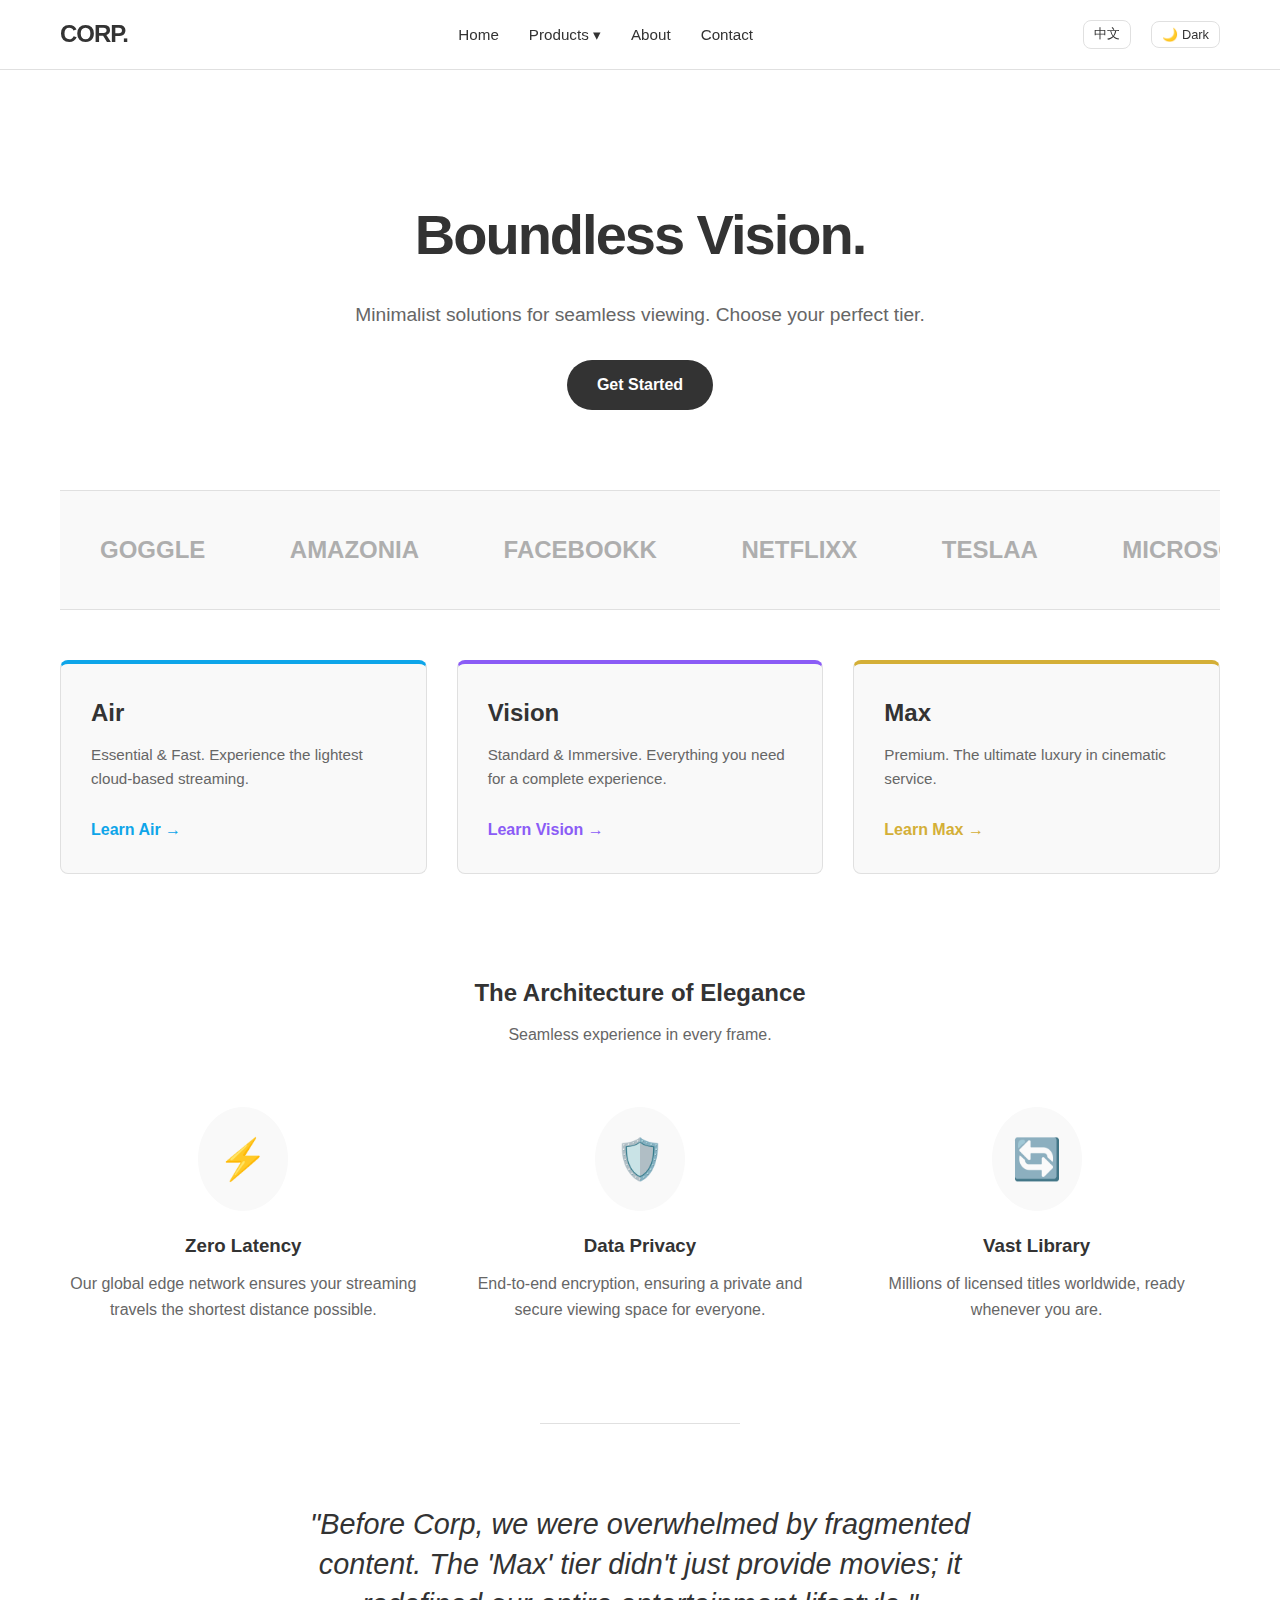
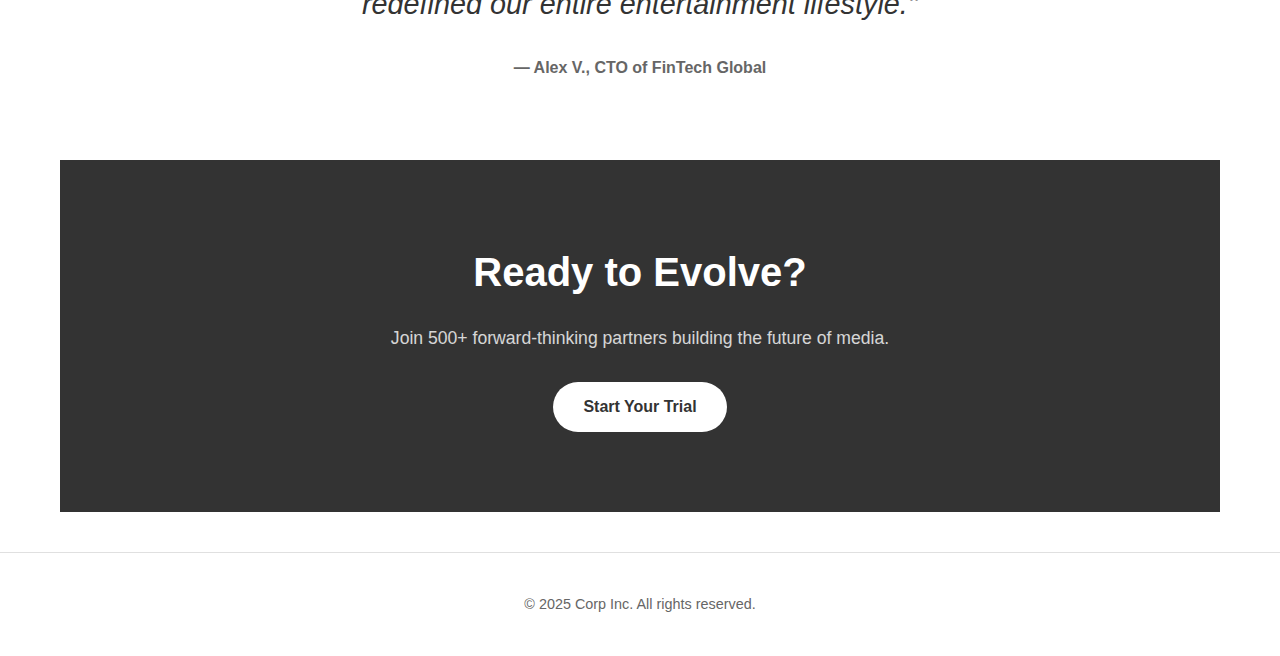
<file: index.html>
<!DOCTYPE html>
<html lang="en">

<head>
    <meta charset="UTF-8">
    <meta name="viewport" content="width=device-width, initial-scale=1.0">
    <title>Corp | Future Simplified</title>
    <link rel="stylesheet" href="style.css">
</head>
<body>

    <header>
        <div class="nav-container">
            <a href="index.html" class="logo">CORP.</a>

            <nav>
                <ul class="nav-links">
                    <li><a href="index.html" data-i18n="nav_home">Home</a></li>
                    <li class="dropdown">
                        <a href="#" data-i18n="nav_products">Products ▾</a>
                        <ul class="dropdown-menu">
                            <li><a href="product-air.html" data-i18n="tier_air_title">Corp Air</a></li>
                            <li><a href="product-vision.html" data-i18n="tier_vision_title">Corp Vision</a></li>
                            <li><a href="product-max.html" data-i18n="tier_max_title">Corp Max</a></li>
                        </ul>
                    </li>
                    <li><a href="about.html" data-i18n="nav_about">About</a></li>
                    <li><a href="contact.html" data-i18n="nav_contact">Contact</a></li>
                </ul>
            </nav>

            <div class="nav-tools">
                <button id="lang-toggle" style="font-family: inherit;">CN / EN</button>
                <button id="theme-toggle" data-i18n="btn_start">🌙 Dark</button>
                <div class="hamburger">☰</div>
            </div>
        </div>
    </header>

    <main>
        <section class="hero">
            <h1 data-i18n="hero_title">Experience the Future.</h1>
            <p data-i18n="hero_subtitle">Minimalist solutions for complex problems. Choose your tier.</p>
            <a href="#tiers" class="btn" data-i18n="btn_start">Get Started</a>
        </section>

        <section class="logos-section">
            <div class="logos-track">
                <span class="logo-item">GOGGLE</span>
                <span class="logo-item">AMAZONIA</span>
                <span class="logo-item">FACEBOOKK</span>
                <span class="logo-item">NETFLIXX</span>
                <span class="logo-item">TESLAA</span>
                <span class="logo-item">MICROSOFTT</span>
                <span class="logo-item">SPACEXX</span>
                <span class="logo-item">GOGGLE</span>
                <span class="logo-item">AMAZONIA</span>
                <span class="logo-item">FACEBOOKK</span>
                <span class="logo-item">NETFLIXX</span>
                <span class="logo-item">TESLAA</span>
                <span class="logo-item">MICROSOFTT</span>
                <span class="logo-item">SPACEXX</span>
            </div>
        </section>

        <section id="tiers">
            <div class="grid-3">
                <article class="card air-card">
                    <h3 data-i18n="tier_air_title">Air</h3>
                    <p data-i18n="tier_air_desc">Essential & Fast. Light as a feather, powered by cloud.</p>
                    <br>
                    <a href="product-air.html" style="color: var(--color-air); font-weight: bold;" data-i18n="btn_start">Learn Air &rarr;</a>
                </article>

                <article class="card vision-card">
                    <h3 data-i18n="tier_vision_title">Vision</h3>
                    <p data-i18n="tier_vision_desc">Data & Visuals. See what others miss with AI analytics.</p>
                    <br>
                    <a href="product-vision.html" style="color: var(--color-vision); font-weight: bold;" data-i18n="btn_start">Learn Vision
                        &rarr;</a>
                </article>

                <article class="card max-card">
                    <h3 data-i18n="tier_max_title">Max</h3>
                    <p data-i18n="tier_max_desc">Concierge Service. The ultimate premium experience.</p>
                    <br>
                    <a href="product-max.html" style="color: var(--color-max); font-weight: bold;" data-i18n="btn_start">Learn Max &rarr;</a>
                </article>
            </div>
        </section>
        <section class="features-section">
            <h2 style="margin-bottom: 10px;" data-i18n="features_title">The Architecture of Speed</h2>
            <p style="color: var(--text-light); margin-bottom: 60px;" data-i18n="features_subtitle">Built on principles, not just code.</p>

            <div class="grid-3">
                <div style="text-align: center;"> <span class="feature-icon">⚡</span>
                    <h3 data-i18n="feature_zero_latency_title">Zero Latency</h3>
                    <p style="color: var(--text-light); margin-top: 10px;" data-i18n="feature_zero_latency_desc">
                        Our global edge network ensures your data travels the shortest distance possible.
                    </p>
                </div>
                <div style="text-align: center;">
                    <span class="feature-icon">🛡️</span>
                    <h3 data-i18n="feature_military_grade_title">Military Grade</h3>
                    <p style="color: var(--text-light); margin-top: 10px;" data-i18n="feature_military_grade_desc">
                        End-to-end encryption compliant with SOC2 and GDPR standards.
                    </p>
                </div>
                <div style="text-align: center;">
                    <span class="feature-icon">🔄</span>
                    <h3 data-i18n="feature_fluid_scaling_title">Fluid Scaling</h3>
                    <p style="color: var(--text-light); margin-top: 10px;" data-i18n="feature_fluid_scaling_desc">
                        From 10 to 10 million requests. The infrastructure breathes with your traffic.
                    </p>
                </div>
            </div>
        </section>

        <hr style="border: 0; border-top: 1px solid var(--border-color); max-width: 200px; margin: 0 auto;">

        <section class="quote-section">
            <blockquote data-i18n="quote_max_tier">
                "Before Corp, we were drowning in technical debt. The 'Max' tier didn't just solve our problems; it
                reinvented our workflow."
            </blockquote>
            <cite data-i18n="quote_max_tier_cite">— Alex V., CTO of FinTech Global</cite>
        </section>

        <section class="cta-section">
            <h2 data-i18n="cta_ready_to_evolve">Ready to Evolve?</h2>
            <p data-i18n="cta_join_companies">Join 500+ forward-thinking companies building the future.</p>
            <a href="contact.html" class="btn" data-i18n="btn_start_trial">Start Your Trial</a>
        </section>
    </main>

    <footer>
        <p data-i18n="footer_copyright">&copy; 2025 Corp Inc. All rights reserved.</p>
    </footer>

    <script src="script.js"></script>
</body>

</html>
</file>
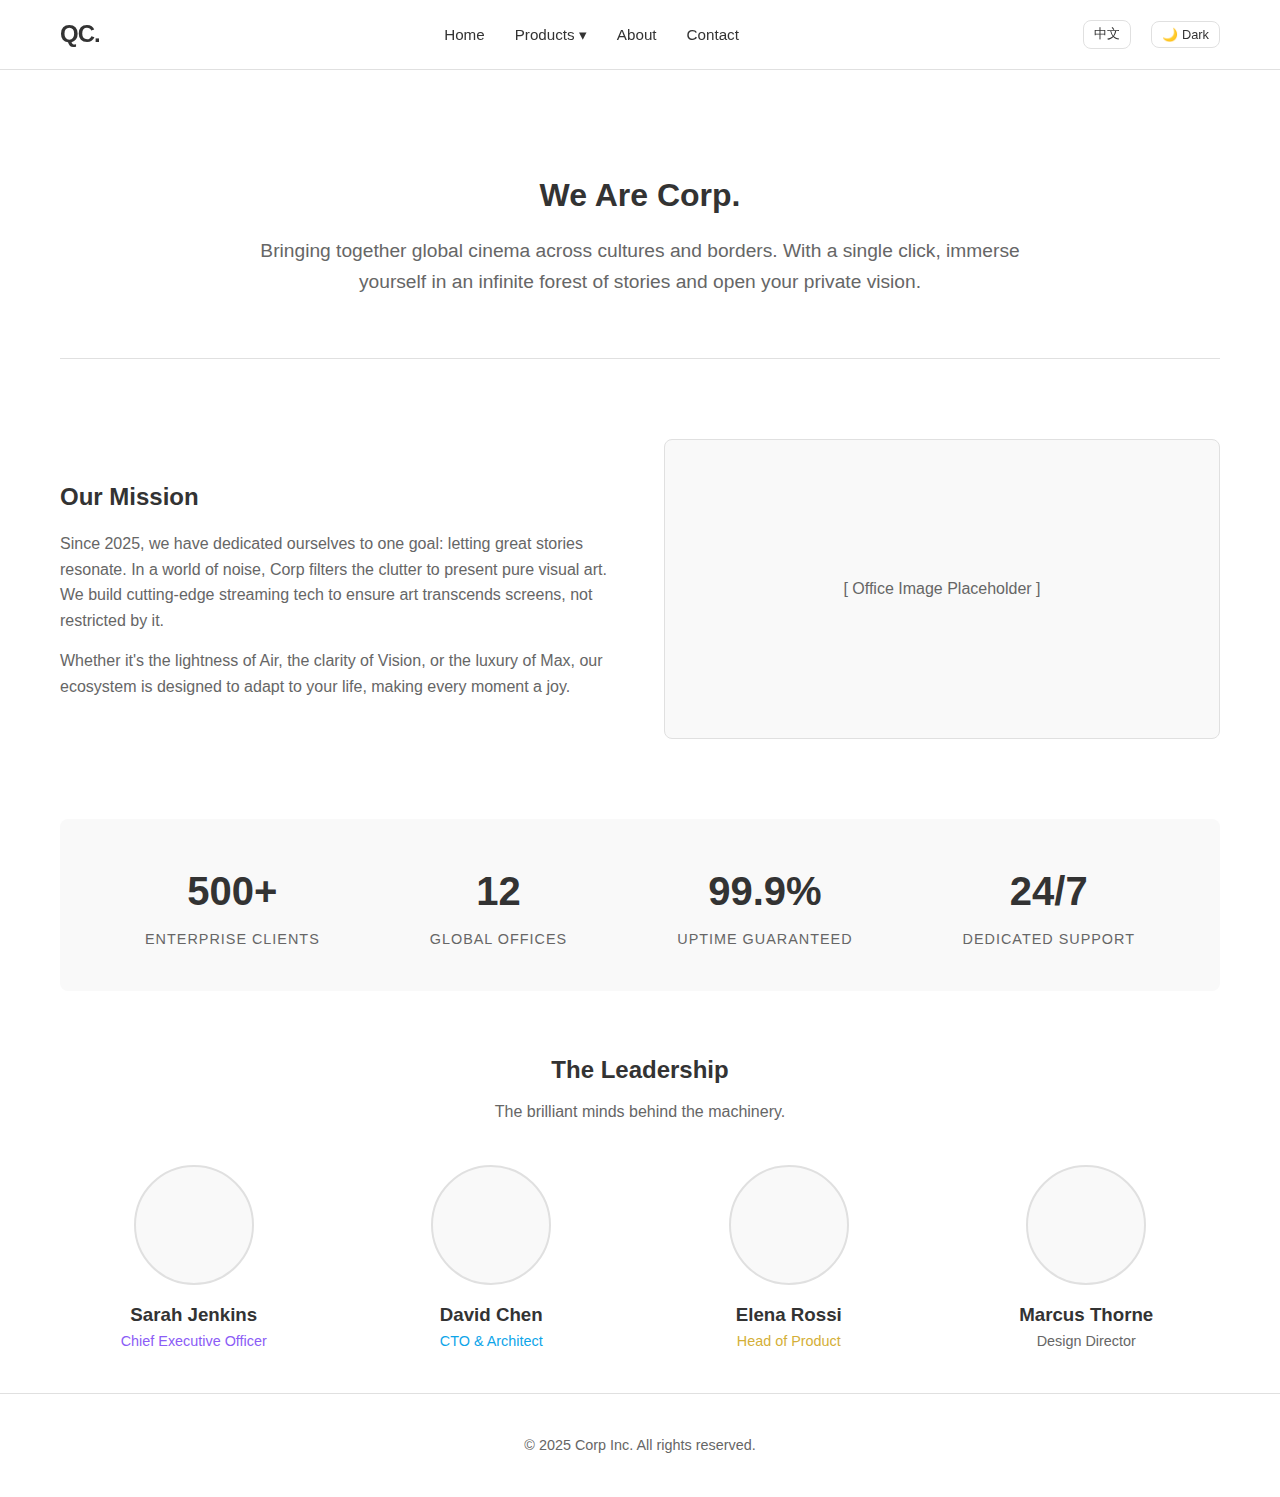
<file: about.html>
<!DOCTYPE html>
<html lang="en">
<head>
    <meta charset="UTF-8">
    <meta name="viewport" content="width=device-width, initial-scale=1.0">
    <title>About Us | Corp Inc.</title>
    <link rel="icon" href="https://i.postimg.cc/09HkhgTN/QC-logo.png" type="image/png">
    <link rel="stylesheet" href="style.css">
    <style>
    </style>
</head>
<body>

    <header>
        <div class="nav-container">
            <a href="index.html" class="logo">QC.</a>
            <nav>
                <ul class="nav-links">
                    <li><a href="index.html" data-i18n="nav_home">Home</a></li>
                    <li class="dropdown">
                        <a href="#" data-i18n="nav_products">Products ▾</a>
                        <ul class="dropdown-menu">
                            <li><a href="product-air.html" data-i18n="nav_product_air">Corp Air</a></li>
                            <li><a href="product-vision.html" data-i18n="nav_product_vision">Corp Vision</a></li>
                            <li><a href="product-max.html" data-i18n="nav_product_max">Corp Max</a></li>
                        </ul>
                    </li>
                    <li><a href="about.html" data-i18n="nav_about">About</a></li> <li><a href="contact.html" data-i18n="nav_contact">Contact</a></li>
                </ul>
            </nav>
            <div class="nav-tools">
                <button id="lang-toggle" style="font-family: inherit;">CN / EN</button>
                <button id="theme-toggle">🌙 Dark</button>
                <div class="hamburger">☰</div>
            </div>
        </div>
    </header>

    <main>
        <section class="about-hero">
            <h1 data-i18n="about_hero_title">We Are Corp.</h1>
            <p style="font-size: 1.2rem; color: var(--text-light); margin-top: 15px;" data-i18n="about_hero_desc">
                Bridging the gap between complex technology and human simplicity. 
                Founded on the belief that software should be invisible.
            </p>
        </section>

        <hr style="border: 0; border-top: 1px solid var(--border-color);">

        <section class="split-section">
            <div class="split-text">
                <h2 style="margin-bottom: 15px;" data-i18n="about_mission_title">Our Mission</h2>
                <p style="margin-bottom: 15px; color: var(--text-light);" data-i18n="about_mission_desc_1">
                    Since 2025, we have dedicated ourselves to one goal: removing friction. 
                    In a world of noise, Corp provides the signal. We build tools that 
                    empower businesses to scale without the technical debt.
                </p>
                <p style="color: var(--text-light);" data-i18n="about_mission_desc_2">
                    Whether it's the lightness of Air, the clarity of 
                     Vision , or the luxury of  Max , 
                    our ecosystem is designed to adapt to you, not the other way around.
                </p>
            </div>
            <div class="split-image">
                <span data-i18n="about_office_image_placeholder">[ Office Image Placeholder ]</span>
            </div>
        </section>

        <section class="stats-container">
            <div class="stat-item">
                <h2>500+</h2>
                <p data-i18n="stat_clients">Enterprise Clients</p>
            </div>
            <div class="stat-item">
                <h2>12</h2>
                <p data-i18n="stat_offices">Global Offices</p>
            </div>
            <div class="stat-item">
                <h2>99.9%</h2>
                <p data-i18n="stat_uptime">Uptime Guaranteed</p>
            </div>
            <div class="stat-item">
                <h2>24/7</h2>
                <p data-i18n="stat_support">Dedicated Support</p>
            </div>
        </section>

        <section>
            <h2 style="text-align: center; margin-bottom: 10px;" data-i18n="team_title">The Leadership</h2>
            <p style="text-align: center; color: var(--text-light); margin-bottom: 40px;" data-i18n="team_subtitle">The minds behind the machinery.</p>
            
            <div class="team-grid">
                <div class="team-member">
                    <div class="avatar"></div> <h3>Sarah Jenkins</h3>
                    <p style="color: var(--color-vision); font-size: 0.9rem;" data-i18n="role_ceo">Chief Executive Officer</p>
                </div>

                <div class="team-member">
                    <div class="avatar"></div>
                    <h3>David Chen</h3>
                    <p style="color: var(--color-air); font-size: 0.9rem;" data-i18n="role_cto">CTO & Architect</p>
                </div>

                <div class="team-member">
                    <div class="avatar"></div>
                    <h3>Elena Rossi</h3>
                    <p style="color: var(--color-max); font-size: 0.9rem;" data-i18n="role_product">Head of Product</p>
                </div>

                <div class="team-member">
                    <div class="avatar"></div>
                    <h3>Marcus Thorne</h3>
                    <p style="color: var(--text-light); font-size: 0.9rem;" data-i18n="role_design">Design Director</p>
                </div>
            </div>
        </section>
    </main>

    <footer>
        <p data-i18n="footer_copyright">&copy; 2025 Corp Inc. All rights reserved.</p>
    </footer>

    <script src="script.js"></script>
</body>
</html>
</file>
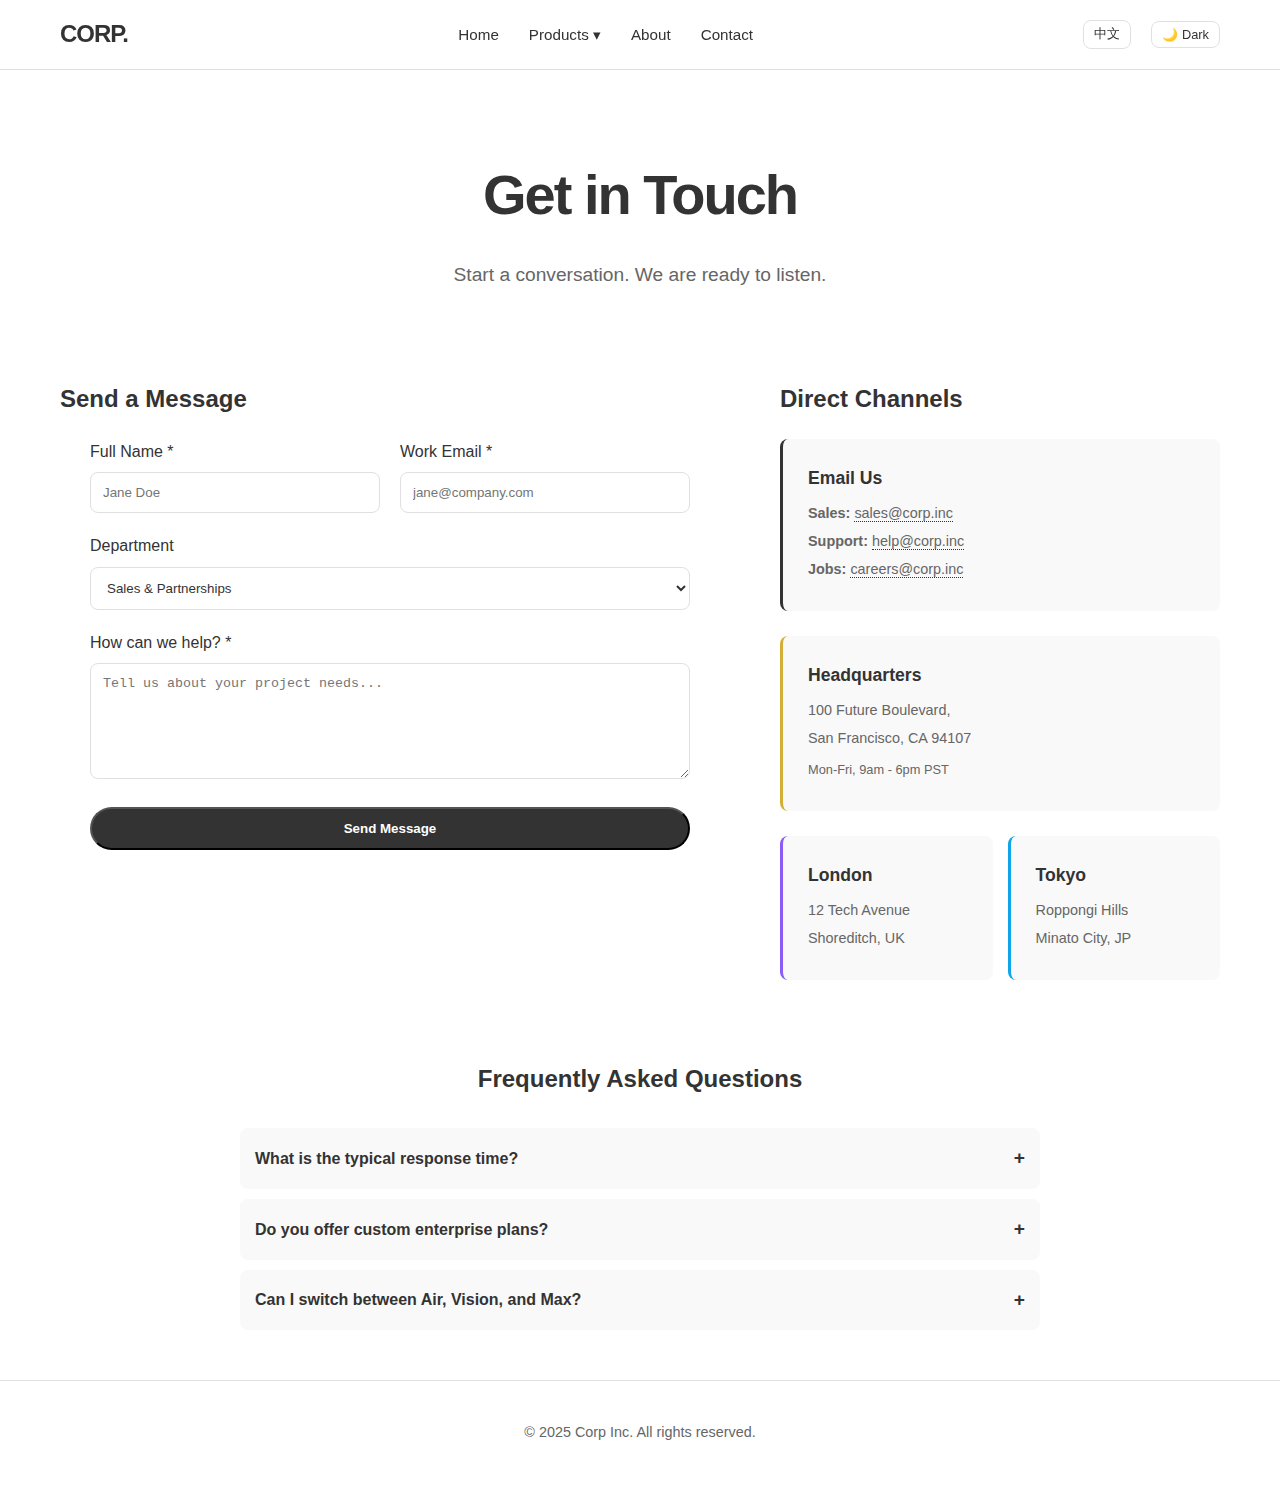
<file: contact.html>
<!DOCTYPE html>
<html lang="en">
<head>
    <meta charset="UTF-8">
    <meta name="viewport" content="width=device-width, initial-scale=1.0">
    <title>Contact Us | Corp Inc.</title>
    <link rel="stylesheet" href="style.css">
    <style>
        /* --- 页面特定样式 (可移入 style.css) --- */
        
        /* 布局容器 */
        .contact-wrapper {
            display: flex;
            gap: 60px;
            margin-bottom: 80px;
        }

        .contact-form-section { flex: 3; }
        .contact-info-section { flex: 2; }

        /* 右侧信息卡片 */
        .info-card {
            background: var(--card-bg);
            padding: 25px;
            border-radius: var(--radius);
            margin-bottom: 25px;
            border-left: 3px solid var(--accent-color);
        }

        .info-card h3 { font-size: 1.1rem; margin-bottom: 10px; }
        .info-card p { font-size: 0.9rem; color: var(--text-light); margin-bottom: 5px; }
        .info-card a { font-weight: 500; border-bottom: 1px dotted var(--text-color); }

        /* 办公室网格 */
        .office-grid {
            display: grid;
            grid-template-columns: 1fr 1fr;
            gap: 15px;
            margin-top: 10px;
        }

        /* FAQ Section (HTML5 Native Accordion) */
        .faq-section {
            max-width: 800px;
            margin: 0 auto;
        }
        
        details {
            background: var(--card-bg);
            margin-bottom: 10px;
            border-radius: var(--radius);
            padding: 15px;
            cursor: pointer;
            transition: var(--transition);
        }

        details[open] { border: 1px solid var(--border-color); }

        summary {
            font-weight: 600;
            list-style: none; /* 移除默认三角 */
            display: flex;
            justify-content: space-between;
            align-items: center;
        }

        summary::after { content: '+'; font-size: 1.2rem; }
        details[open] summary::after { content: '-'; }

        .answer {
            margin-top: 15px;
            padding-top: 15px;
            border-top: 1px solid var(--border-color);
            color: var(--text-light);
            font-size: 0.95rem;
        }

        /* 响应式 */
        @media (max-width: 768px) {
            .contact-wrapper { flex-direction: column-reverse; }
            .office-grid { grid-template-columns: 1fr; }
        }
    </style>
</head>
<body>

    <header>
        <div class="nav-container">
            <a href="index.html" class="logo">CORP.</a>
            <nav>
                <ul class="nav-links">
                    <li><a href="index.html" data-i18n="nav_home">Home</a></li>
                    <li class="dropdown">
                        <a href="#" data-i18n="nav_products">Products ▾</a>
                        <ul class="dropdown-menu">
                            <li><a href="product-air.html" data-i18n="nav_product_air">Corp Air</a></li>
                            <li><a href="product-vision.html" data-i18n="nav_product_vision">Corp Vision</a></li>
                            <li><a href="product-max.html" data-i18n="nav_product_max">Corp Max</a></li>
                        </ul>
                    </li>
                    <li><a href="about.html" data-i18n="nav_about">About</a></li>
                    <li><a href="contact.html" data-i18n="nav_contact">Contact</a></li>
                </ul>
            </nav>
            <div class="nav-tools">
                <button id="lang-toggle" style="font-family: inherit;">CN / EN</button>
                <button id="theme-toggle">🌙 Dark</button>
                <div class="hamburger">☰</div>
            </div>
        </div>
    </header>

    <main>
        <section class="hero" style="padding: 40px 0 60px 0;">
            <h1 data-i18n="contact_hero_title">Get in Touch</h1>
            <p data-i18n="contact_hero_desc">Start a conversation. We are ready to listen.</p>
        </section>

        <div class="contact-wrapper">
            
            <section class="contact-form-section">
                <h2 style="margin-bottom: 20px;" data-i18n="contact_form_title">Send a Message</h2>
                <form id="contact-form">
                    <div class="grid-2" style="display: grid; grid-template-columns: 1fr 1fr; gap: 20px; margin-bottom: 20px;">
                        <div class="form-group" style="margin:0;">
                            <label for="name" data-i18n="contact_form_name">Full Name *</label>
                            <input type="text" id="name" placeholder="Jane Doe">
                        </div>
                        <div class="form-group" style="margin:0;">
                            <label for="email" data-i18n="contact_form_email">Work Email *</label>
                            <input type="email" id="email" placeholder="jane@company.com">
                        </div>
                    </div>

                    <div class="form-group">
                        <label for="department" data-i18n="contact_form_department">Department</label>
                        <select id="department" style="width: 100%; padding: 12px; border: 1px solid var(--border-color); border-radius: var(--radius); background: var(--bg-color); color: var(--text-color);">
                            <option value="sales" data-i18n="contact_form_department_sales">Sales & Partnerships</option>
                            <option value="support" data-i18n="contact_form_department_support">Technical Support</option>
                            <option value="press" data-i18n="contact_form_department_press">Media & Press</option>
                            <option value="other" data-i18n="contact_form_department_other">General Inquiry</option>
                        </select>
                    </div>

                    <div class="form-group">
                        <label for="message" data-i18n="contact_form_message">How can we help? *</label>
                        <textarea id="message" rows="6" placeholder="Tell us about your project needs..."></textarea>
                    </div>

                    <button type="submit" class="btn" style="width: 100%;" data-i18n="contact_form_send">Send Message</button>
                    <p id="form-status" style="margin-top: 15px; display: none;"></p>
                </form>
            </section>

            <section class="contact-info-section">
                <h2 style="margin-bottom: 20px;" data-i18n="contact_direct_channels">Direct Channels</h2>
                
                <div class="info-card">
                    <h3 data-i18n="contact_email_us">Email Us</h3>
                    <p><strong data-i18n="contact_sales">Sales:</strong> <a href="#">sales@corp.inc</a></p>
                    <p><strong data-i18n="contact_support">Support:</strong> <a href="#">help@corp.inc</a></p>
                    <p><strong data-i18n="contact_jobs">Jobs:</strong> <a href="#">careers@corp.inc</a></p>
                </div>

                <div class="info-card" style="border-left-color: var(--color-max);"> <h3 data-i18n="contact_headquarters">Headquarters</h3>
                    <p>100 Future Boulevard,</p>
                    <p>San Francisco, CA 94107</p>
                    <p style="margin-top: 10px; font-size: 0.8rem;" data-i18n="contact_hours">Mon-Fri, 9am - 6pm PST</p>
                </div>

                <div class="office-grid">
                    <div class="info-card" style="margin:0; border-left-color: var(--color-vision);">
                        <h3 data-i18n="contact_london">London</h3>
                        <p>12 Tech Avenue</p>
                        <p>Shoreditch, UK</p>
                    </div>
                    <div class="info-card" style="margin:0; border-left-color: var(--color-air);">
                        <h3 data-i18n="contact_tokyo">Tokyo</h3>
                        <p>Roppongi Hills</p>
                        <p>Minato City, JP</p>
                    </div>
                </div>
            </section>
        </div>

        <section class="faq-section">
            <h2 style="text-align: center; margin-bottom: 30px;" data-i18n="faq_title">Frequently Asked Questions</h2>
            
            <details>
                <summary data-i18n="faq_q1">What is the typical response time?</summary>
                <div class="answer">
                    For <strong data-i18n="tier_max">Max</strong> members, we respond within 1 hour. For Standard inquiries, please allow up to 24 hours via email.
                </div>
            </details>

            <details>
                <summary data-i18n="faq_q2">Do you offer custom enterprise plans?</summary>
                <div class="answer">
                    Yes. Select "Sales & Partnerships" in the form above, and our dedicated enterprise team will design a custom solution for your infrastructure.
                </div>
            </details>

            <details>
                <summary data-i18n="faq_q3">Can I switch between Air, Vision, and Max?</summary>
                <div class="answer">
                    Absolutely. Our ecosystem is fluid. You can upgrade or downgrade your tier at the start of any billing cycle directly from your dashboard.
                </div>
            </details>
        </section>

    </main>

    <footer>
        <p data-i18n="footer_copyright">&copy; 2025 Corp Inc. All rights reserved.</p>
    </footer>

    <script src="script.js"></script>
</body>
</html>
</file>
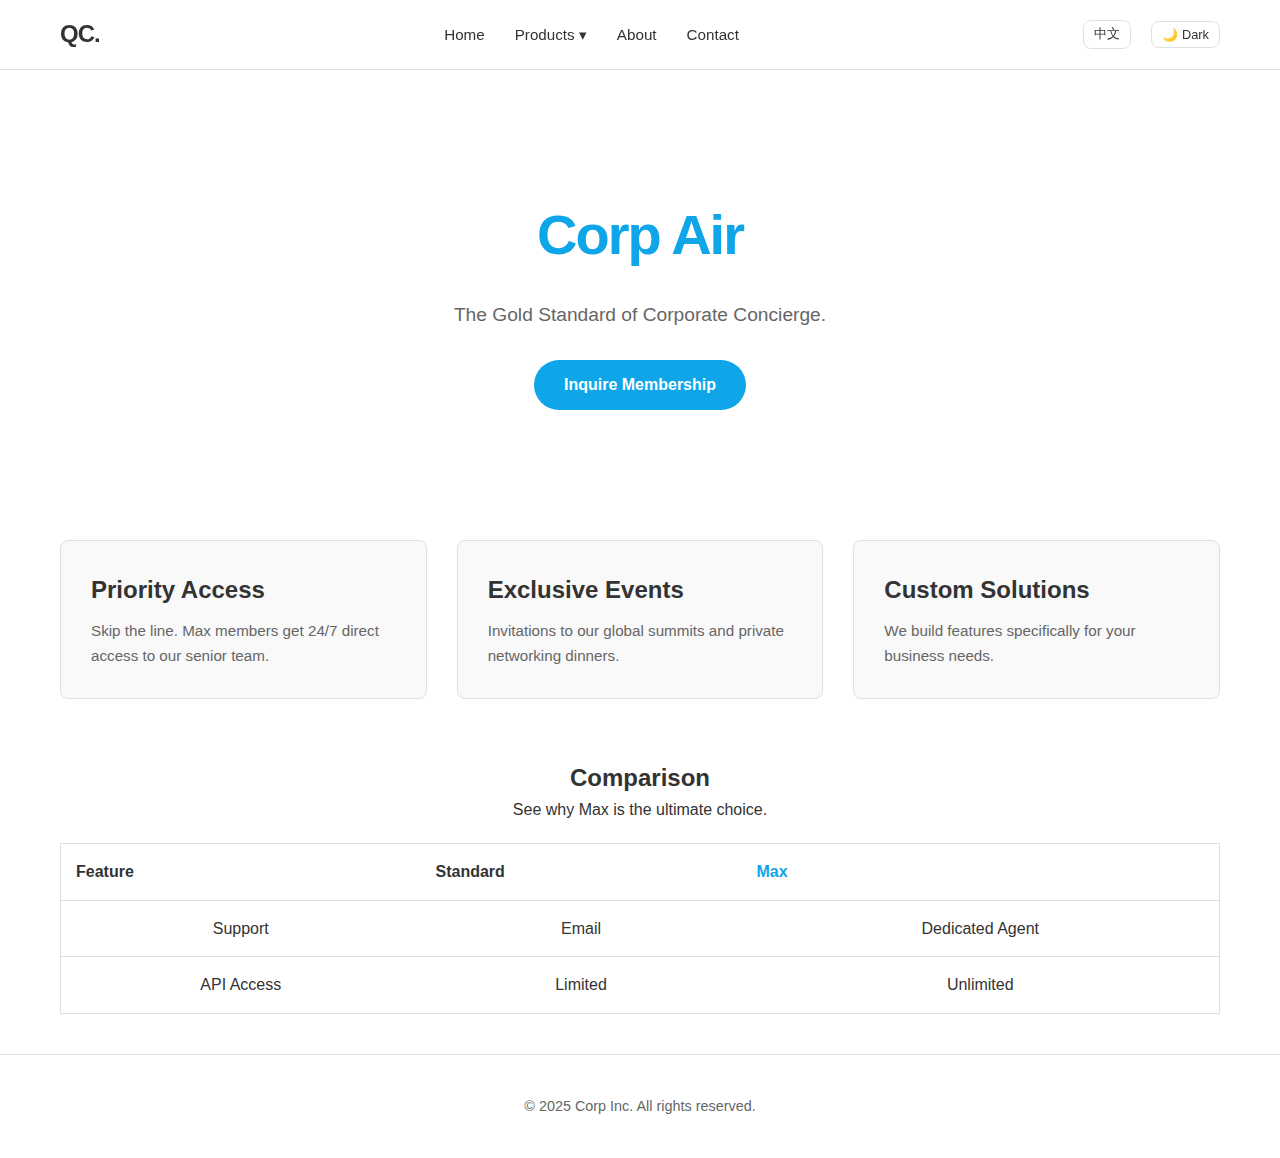
<file: product-air.html>
<!DOCTYPE html>
<html lang="en">
<head>
    <meta charset="UTF-8">
    <meta name="viewport" content="width=device-width, initial-scale=1.0">
    <title>Corp Max | Premium Service</title>
    <link rel="icon" href="https://i.postimg.cc/09HkhgTN/QC-logo.png" type="image/png">
    <link rel="stylesheet" href="style.css">
</head>
<body class="theme-air">

    <header>
        <div class="nav-container">
            <a href="index.html" class="logo">QC.</a>
            <nav>
                <ul class="nav-links">
                    <li><a href="index.html"data-i18n="nav_home">Home</a></li>
                    <li class="dropdown">
                        <a href="#" data-i18n="nav_products">Products ▾</a>
                        <ul class="dropdown-menu">
                            <li><a href="product-air.html">Corp Air</a></li>
                            <li><a href="product-vision.html">Corp Vision</a></li>
                            <li><a href="product-max.html">Corp Max</a></li>
                        </ul>
                    </li>
                    <li><a href="about.html" data-i18n="nav_about">About</a></li>
                    <li><a href="contact.html" data-i18n="nav_contact">Contact</a></li>
                </ul>
            </nav>
            <div class="nav-tools">
                <button id="lang-toggle" style="font-family: inherit;">CN / EN</button>
                <button id="theme-toggle">🌙 Dark</button>
                <div class="hamburger">☰</div>
            </div>
        </div>
    </header>

    <main>
        <section class="hero">
            <h1 style="color: var(--accent-color);">Corp Air</h1>
            <p>The Gold Standard of Corporate Concierge.</p>
            <a href="contact.html" class="btn">Inquire Membership</a>
        </section>

        <section>
            <div class="grid-3">
                <div class="card">
                    <h3>Priority Access</h3>
                    <p>Skip the line. Max members get 24/7 direct access to our senior team.</p>
                </div>
                <div class="card">
                    <h3>Exclusive Events</h3>
                    <p>Invitations to our global summits and private networking dinners.</p>
                </div>
                <div class="card">
                    <h3>Custom Solutions</h3>
                    <p>We build features specifically for your business needs.</p>
                </div>
            </div>
        </section>
        
        <section style="margin-top: 60px; text-align: center;">
            <h2>Comparison</h2>
            <p style="margin-bottom: 20px;">See why Max is the ultimate choice.</p>
            <table style="width: 100%; border-collapse: collapse; margin-top: 20px; border: 1px solid var(--border-color);">
                <tr style="border-bottom: 1px solid var(--border-color);">
                    <th style="padding: 15px; text-align: left;">Feature</th>
                    <th style="padding: 15px; text-align: left;">Standard</th>
                    <th style="padding: 15px; text-align: left; color: var(--accent-color);">Max</th>
                </tr>
                <tr style="border-bottom: 1px solid var(--border-color);">
                    <td style="padding: 15px;">Support</td>
                    <td style="padding: 15px;">Email</td>
                    <td style="padding: 15px;">Dedicated Agent</td>
                </tr>
                <tr>
                    <td style="padding: 15px;">API Access</td>
                    <td style="padding: 15px;">Limited</td>
                    <td style="padding: 15px;">Unlimited</td>
                </tr>
            </table>
        </section>
    </main>

    <footer>
        <p>&copy; 2025 Corp Inc. All rights reserved.</p>
    </footer>

    <script src="script.js"></script>
</body>
</html>
</file>
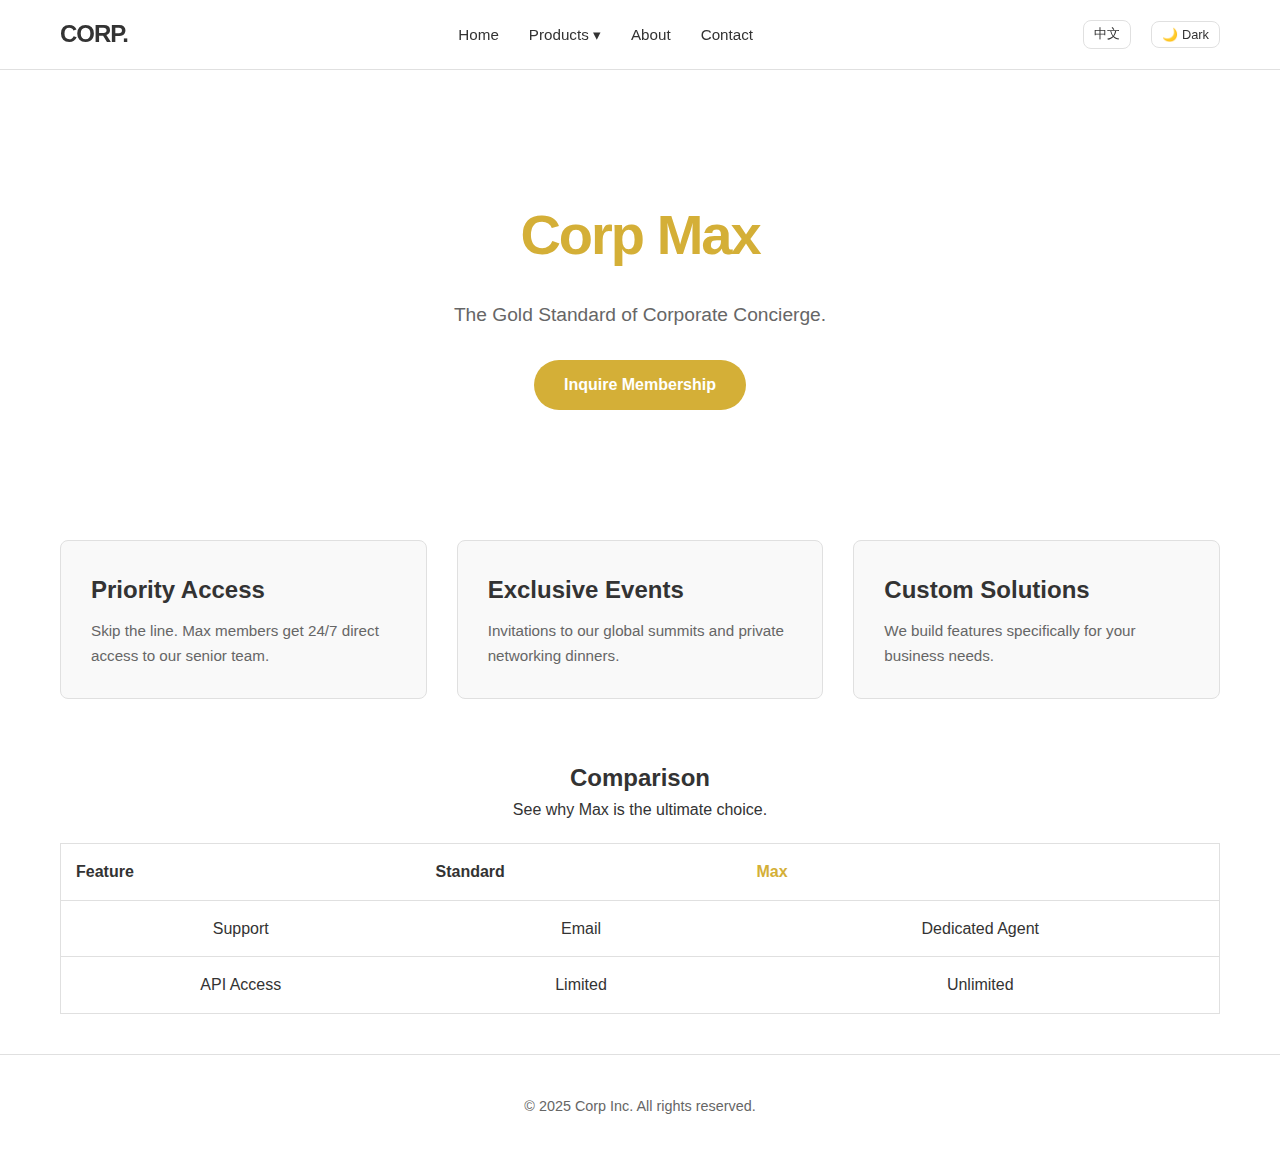
<file: product-max.html>
<!DOCTYPE html>
<html lang="en">
<head>
    <meta charset="UTF-8">
    <meta name="viewport" content="width=device-width, initial-scale=1.0">
    <title>Corp Max | Premium Service</title>
    <link rel="icon" href="https://i.postimg.cc/09HkhgTN/QC-logo.png" type="image/png">
    <link rel="stylesheet" href="style.css">
</head>
<body class="theme-max">

    <header>
        <div class="nav-container">
            <a href="index.html" class="logo">CORP.</a>
            <nav>
                <ul class="nav-links">
                    <li><a href="index.html">Home</a></li>
                    <li class="dropdown">
                        <a href="#" data-i18n="nav_products">Products ▾</a>
                        <ul class="dropdown-menu">
                            <li><a href="product-air.html">Corp Air</a></li>
                            <li><a href="product-vision.html">Corp Vision</a></li>
                            <li><a href="product-max.html">Corp Max</a></li>
                        </ul>
                    </li>
                    <li><a href="about.html" data-i18n="nav_about">About</a></li>
                    <li><a href="contact.html" data-i18n="nav_contact">Contact</a></li>
                </ul>
            </nav>
            <div class="nav-tools">
                <button id="lang-toggle" style="font-family: inherit;">CN / EN</button>
                <button id="theme-toggle">🌙 Dark</button>
                <div class="hamburger">☰</div>
            </div>
        </div>
    </header>

    <main>
        <section class="hero">
            <h1 style="color: var(--accent-color);">Corp Max</h1>
            <p>The Gold Standard of Corporate Concierge.</p>
            <a href="contact.html" class="btn">Inquire Membership</a>
        </section>

        <section>
            <div class="grid-3">
                <div class="card">
                    <h3>Priority Access</h3>
                    <p>Skip the line. Max members get 24/7 direct access to our senior team.</p>
                </div>
                <div class="card">
                    <h3>Exclusive Events</h3>
                    <p>Invitations to our global summits and private networking dinners.</p>
                </div>
                <div class="card">
                    <h3>Custom Solutions</h3>
                    <p>We build features specifically for your business needs.</p>
                </div>
            </div>
        </section>
        
        <section style="margin-top: 60px; text-align: center;">
            <h2>Comparison</h2>
            <p style="margin-bottom: 20px;">See why Max is the ultimate choice.</p>
            <table style="width: 100%; border-collapse: collapse; margin-top: 20px; border: 1px solid var(--border-color);">
                <tr style="border-bottom: 1px solid var(--border-color);">
                    <th style="padding: 15px; text-align: left;">Feature</th>
                    <th style="padding: 15px; text-align: left;">Standard</th>
                    <th style="padding: 15px; text-align: left; color: var(--accent-color);">Max</th>
                </tr>
                <tr style="border-bottom: 1px solid var(--border-color);">
                    <td style="padding: 15px;">Support</td>
                    <td style="padding: 15px;">Email</td>
                    <td style="padding: 15px;">Dedicated Agent</td>
                </tr>
                <tr>
                    <td style="padding: 15px;">API Access</td>
                    <td style="padding: 15px;">Limited</td>
                    <td style="padding: 15px;">Unlimited</td>
                </tr>
            </table>
        </section>
    </main>

    <footer>
        <p>&copy; 2025 Corp Inc. All rights reserved.</p>
    </footer>

    <script src="script.js"></script>
</body>
</html>
</file>
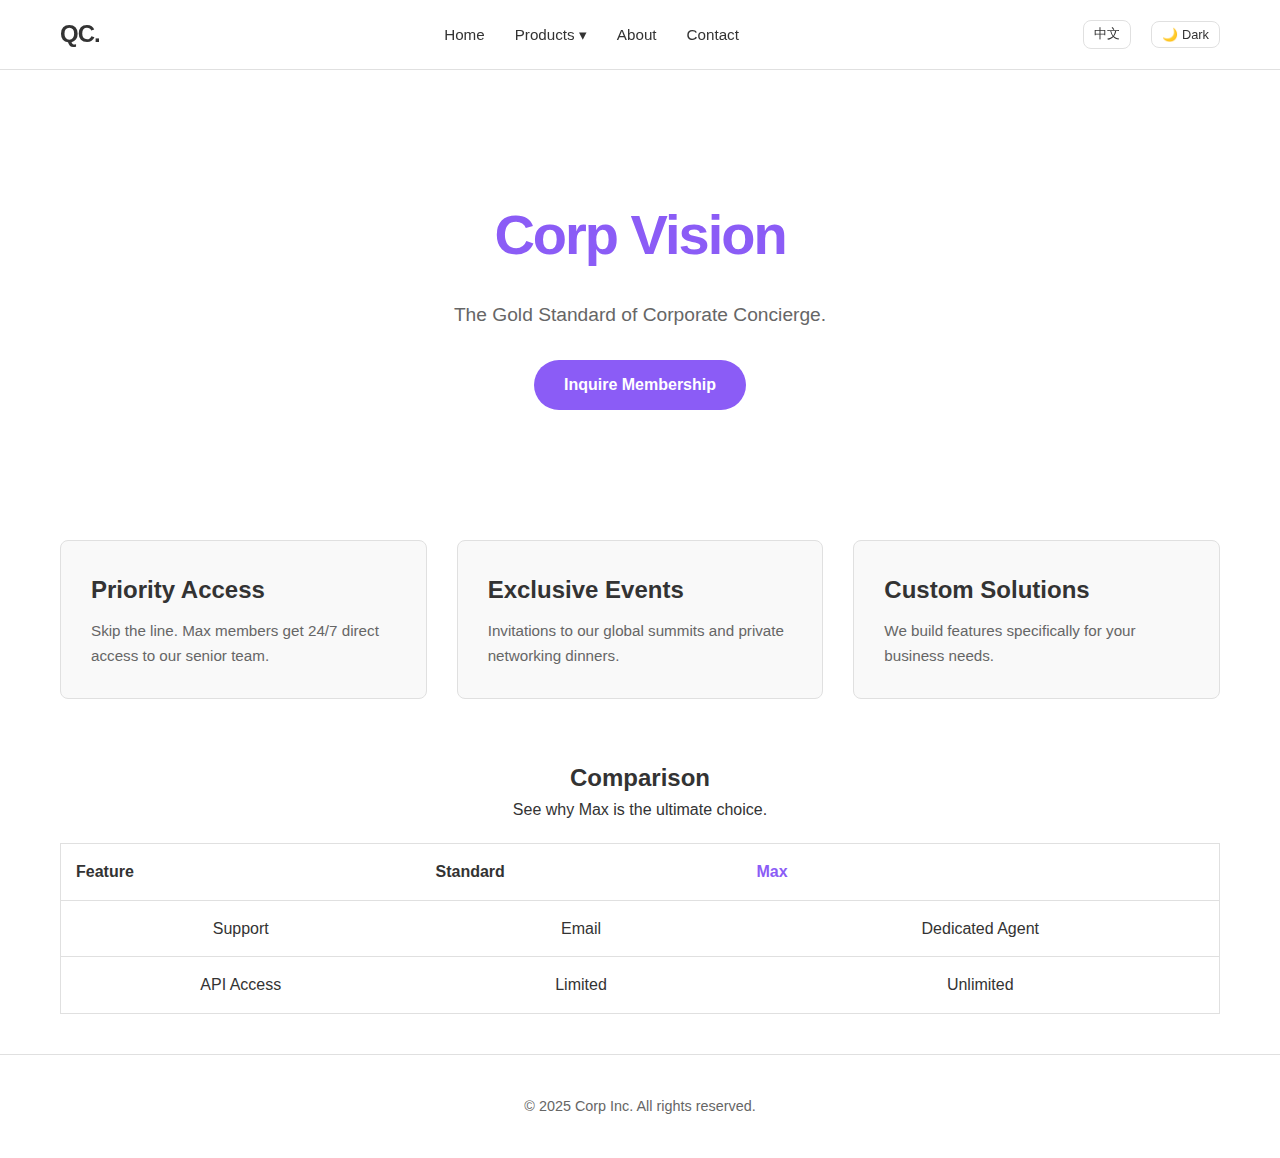
<file: product-vision.html>
<!DOCTYPE html>
<html lang="en">
<head>
    <meta charset="UTF-8">
    <meta name="viewport" content="width=device-width, initial-scale=1.0">
    <title>Corp Max | Premium Service</title>
    <link rel="icon" href="https://i.postimg.cc/09HkhgTN/QC-logo.png" type="image/png">
    <link rel="stylesheet" href="style.css">
</head>
<body class="theme-vision">

    <header>
        <div class="nav-container">
            <a href="index.html" class="logo">QC.</a>
            <nav>
                <ul class="nav-links">
                    <li><a href="index.html">Home</a></li>
                    <li class="dropdown">
                        <a href="#" data-i18n="nav_products">Products ▾</a>
                        <ul class="dropdown-menu">
                            <li><a href="product-air.html">Corp Air</a></li>
                            <li><a href="product-vision.html">Corp Vision</a></li>
                            <li><a href="product-max.html">Corp Max</a></li>
                        </ul>
                    </li>
                    <li><a href="about.html" data-i18n="nav_about">About</a></li>
                    <li><a href="contact.html" data-i18n="nav_contact">Contact</a></li>
                </ul>
            </nav>
            <div class="nav-tools">
                <button id="lang-toggle" style="font-family: inherit;">CN / EN</button>
                <button id="theme-toggle">🌙 Dark</button>
                <div class="hamburger">☰</div>
            </div>
        </div>
    </header>

    <main>
        <section class="hero">
            <h1 style="color: var(--accent-color);">Corp Vision</h1>
            <p>The Gold Standard of Corporate Concierge.</p>
            <a href="contact.html" class="btn">Inquire Membership</a>
        </section>

        <section>
            <div class="grid-3">
                <div class="card">
                    <h3>Priority Access</h3>
                    <p>Skip the line. Max members get 24/7 direct access to our senior team.</p>
                </div>
                <div class="card">
                    <h3>Exclusive Events</h3>
                    <p>Invitations to our global summits and private networking dinners.</p>
                </div>
                <div class="card">
                    <h3>Custom Solutions</h3>
                    <p>We build features specifically for your business needs.</p>
                </div>
            </div>
        </section>
        
        <section style="margin-top: 60px; text-align: center;">
            <h2>Comparison</h2>
            <p style="margin-bottom: 20px;">See why Max is the ultimate choice.</p>
            <table style="width: 100%; border-collapse: collapse; margin-top: 20px; border: 1px solid var(--border-color);">
                <tr style="border-bottom: 1px solid var(--border-color);">
                    <th style="padding: 15px; text-align: left;">Feature</th>
                    <th style="padding: 15px; text-align: left;">Standard</th>
                    <th style="padding: 15px; text-align: left; color: var(--accent-color);">Max</th>
                </tr>
                <tr style="border-bottom: 1px solid var(--border-color);">
                    <td style="padding: 15px;">Support</td>
                    <td style="padding: 15px;">Email</td>
                    <td style="padding: 15px;">Dedicated Agent</td>
                </tr>
                <tr>
                    <td style="padding: 15px;">API Access</td>
                    <td style="padding: 15px;">Limited</td>
                    <td style="padding: 15px;">Unlimited</td>
                </tr>
            </table>
        </section>
    </main>

    <footer>
        <p>&copy; 2025 Corp Inc. All rights reserved.</p>
    </footer>

    <script src="script.js"></script>
</body>
</html>
</file>
<file: style.css>
:root {
    --bg-color: #ffffff;
    --text-color: #333333;
    --text-light: #666666;
    --nav-bg: rgba(255, 255, 255, 0.95);
    --card-bg: #f9f9f9;
    --border-color: #e0e0e0;
    --accent-color: #333333;

    --color-air: #0EA5E9;
    --color-vision: #8B5CF6;
    --color-max: #D4AF37;
    --max-width: 1200px;
    --header-height: 70px;
    --radius: 8px;
    --transition: 0.3s ease;
}

body.dark-mode {
    --bg-color: #1a1a1a;
    --text-color: #f0f0f0;
    --text-light: #cccccc;
    --nav-bg: rgba(26, 26, 26, 0.95);
    --card-bg: #2a2a2a;
    --border-color: #444444;
}

body.theme-air {
    --accent-color: var(--color-air);
}

body.theme-vision {
    --accent-color: var(--color-vision);
}

body.theme-max {
    --accent-color: var(--color-max);
}


* {
    box-sizing: border-box;
    margin: 0;
    padding: 0;
}

body {
    font-family: -apple-system, "PingFang SC", "Microsoft YaHei", BlinkMacSystemFont, "Segoe UI", Roboto, Helvetica, Arial, sans-serif;
    font-family: -apple-system, BlinkMacSystemFont, "Segoe UI", Roboto, Helvetica, Arial, sans-serif;
    background-color: var(--bg-color);
    color: var(--text-color);
    line-height: 1.6;
    transition: background-color var(--transition), color var(--transition);
}

a {
    text-decoration: none;
    color: inherit;
    transition: var(--transition);
}

ul {
    list-style: none;
}


header {
    position: fixed;
    top: 0;
    width: 100%;
    height: var(--header-height);
    background: var(--nav-bg);
    border-bottom: 1px solid var(--border-color);
    z-index: 1000;
    backdrop-filter: blur(10px);
}

.nav-container {
    max-width: var(--max-width);
    margin: 0 auto;
    display: flex;
    justify-content: space-between;
    align-items: center;
    height: 100%;
    padding: 0 20px;
}

.logo {
    font-size: 1.5rem;
    font-weight: 700;
    letter-spacing: -1px;
}

.nav-links {
    display: flex;
    gap: 30px;
}

.nav-links li {
    position: relative;
}

.nav-links a {
    font-weight: 500;
    font-size: 0.95rem;
}

.nav-links a:hover {
    color: var(--accent-color);
}

.dropdown-menu {
    position: absolute;
    top: 100%;
    left: 0;
    background: var(--bg-color);
    border: 1px solid var(--border-color);
    min-width: 150px;
    border-radius: var(--radius);
    display: none;
    box-shadow: 0 4px 12px rgba(0, 0, 0, 0.1);
}

.dropdown:hover .dropdown-menu {
    display: block;
}

.dropdown-menu li a {
    display: block;
    padding: 10px 15px;
    font-size: 0.9rem;
}

.dropdown-menu li a:hover {
    background: var(--card-bg);
    color: var(--accent-color);
}

.nav-tools {
    display: flex;
    align-items: center;
    gap: 15px;
}

#theme-toggle {
    background: none;
    border: 1px solid var(--border-color);
    color: var(--text-color);
    padding: 5px 10px;
    border-radius: var(--radius);
    cursor: pointer;
    font-size: 0.8rem;
}

.hamburger {
    display: none;
    cursor: pointer;
    font-size: 1.5rem;
}


main {
    margin-top: var(--header-height);
    padding: 40px 20px;
    max-width: var(--max-width);
    margin-left: auto;
    margin-right: auto;
    min-height: 80vh;
}


.hero {
    text-align: center;
    padding: 80px 0;
}

.hero h1 {
    font-size: 3.5rem;
    margin-bottom: 20px;
    letter-spacing: -2px;
}

.hero p {
    font-size: 1.2rem;
    color: var(--text-light);
    margin-bottom: 30px;
}

.btn {
    display: inline-block;
    padding: 12px 30px;
    background-color: var(--accent-color);
    color: #fff;
    border-radius: 50px;
    font-weight: 600;
    transition: transform 0.2s;
}

.btn:hover {
    transform: translateY(-2px);
    opacity: 0.9;
}

/* Cards Grid */
.grid-3 {
    display: grid;
    grid-template-columns: repeat(auto-fit, minmax(280px, 1fr));
    gap: 30px;
    margin-top: 50px;
}

.card {
    background: var(--card-bg);
    padding: 30px;
    border-radius: var(--radius);
    border: 1px solid var(--border-color);
    transition: var(--transition);
}

.card:hover {
    transform: translateY(-5px);
}

.card h3 {
    margin-bottom: 10px;
    font-size: 1.5rem;
}

.card p {
    color: var(--text-light);
    font-size: 0.95rem;
}

/* 特定卡片的高亮样式 (用于首页) */
.card.air-card {
    border-top: 4px solid var(--color-air);
}

.card.vision-card {
    border-top: 4px solid var(--color-vision);
}

.card.max-card {
    border-top: 4px solid var(--color-max);
}

/* Form Styles */
form {
    max-width: 600px;
    margin: 0 auto;
}

.form-group {
    margin-bottom: 20px;
}

.form-group label {
    display: block;
    margin-bottom: 8px;
    font-weight: 500;
}

.form-group input,
.form-group textarea {
    width: 100%;
    padding: 12px;
    border: 1px solid var(--border-color);
    background: var(--bg-color);
    color: var(--text-color);
    border-radius: var(--radius);
}

.form-group input:focus,
.form-group textarea:focus {
    outline: 2px solid var(--accent-color);
    border-color: transparent;
}

/* Footer */
footer {
    text-align: center;
    padding: 40px;
    border-top: 1px solid var(--border-color);
    color: var(--text-light);
    font-size: 0.9rem;
}

/* Mobile Responsive */
@media (max-width: 768px) {
    .nav-links {
        display: none;
        flex-direction: column;
        position: absolute;
        top: var(--header-height);
        left: 0;
        width: 100%;
        background: var(--bg-color);
        padding: 20px;
        border-bottom: 1px solid var(--border-color);
    }

    .nav-links.active {
        display: flex;
    }

    .hamburger {
        display: block;
    }

    .dropdown-menu {
        position: static;
        display: block;
        border: none;
        box-shadow: none;
        padding-left: 20px;
        margin-top: 10px;
    }

    .hero h1 {
        font-size: 2.5rem;
    }
}


.about-hero {
    text-align: center;
    padding: 60px 0;
    max-width: 800px;
    margin: 0 auto;
}

.split-section {
    display: flex;
    align-items: center;
    gap: 50px;
    margin: 80px 0;
}

.split-text {
    flex: 1;
}

.split-image {
    flex: 1;
    height: 300px;
    background-color: var(--card-bg);
    border-radius: var(--radius);
    border: 1px solid var(--border-color);
    display: flex;
    align-items: center;
    justify-content: center;
    color: var(--text-light);
}


.stats-container {
    display: flex;
    justify-content: space-around;
    background: var(--card-bg);
    padding: 40px;
    border-radius: var(--radius);
    margin: 60px 0;
    text-align: center;
    flex-wrap: wrap;
    gap: 20px;
}

.stat-item h2 {
    font-size: 2.5rem;
    color: var(--accent-color);
    margin-bottom: 5px;
}

.stat-item p {
    font-size: 0.9rem;
    color: var(--text-light);
    text-transform: uppercase;
    letter-spacing: 1px;
}


.team-grid {
    display: grid;
    grid-template-columns: repeat(auto-fit, minmax(200px, 1fr));
    gap: 30px;
    margin-top: 40px;
}

.team-member {
    text-align: center;
}

.avatar {
    width: 120px;
    height: 120px;
    border-radius: 50%;
    background-color: var(--card-bg);
    border: 2px solid var(--border-color);
    margin: 0 auto 15px auto;
}

@media (max-width: 768px) {
    .split-section {
        flex-direction: column;
    }

    .stats-container {
        flex-direction: column;
    }
}

.logos-section {
    padding: 40px 0;
    overflow: hidden;
    background: var(--card-bg);
    border-top: 1px solid var(--border-color);
    border-bottom: 1px solid var(--border-color);
    white-space: nowrap;
    position: relative;
}

.logos-track {
    display: inline-block;
    animation: scroll 30s linear infinite;
}

.logo-item {
    display: inline-block;
    margin: 0 40px;
    font-size: 1.5rem;
    font-weight: 700;
    color: var(--text-light);
    opacity: 0.5;
    transition: opacity 0.3s;
}

.logo-item:hover {
    opacity: 1;
    color: var(--accent-color);
}

@keyframes scroll {
    0% {
        transform: translateX(0);
    }

    100% {
        transform: translateX(-50%);
    }
}


.features-section {
    padding: 100px 0;
    text-align: center;
}

.feature-icon {
    font-size: 2.5rem;
    margin-bottom: 20px;
    display: inline-block;
    padding: 20px;
    background: var(--card-bg);
    border-radius: 50%;
    color: var(--accent-color);
}

.quote-section {
    padding: 80px 20px;
    text-align: center;
    background: var(--bg-color);
    max-width: 800px;
    margin: 0 auto;
}

blockquote {
    font-size: 1.8rem;
    font-style: italic;
    line-height: 1.4;
    color: var(--text-color);
    margin-bottom: 30px;
    position: relative;
}

blockquote::before {
    content: "“";
    font-size: 5rem;
    position: absolute;
    top: -40px;
    left: -20px;
    color: var(--border-color);
    z-index: -1;
}

cite {
    font-style: normal;
    font-weight: 600;
    color: var(--text-light);
    font-size: 1rem;
}

.cta-section {
    background: var(--text-color);
    color: var(--bg-color);
    text-align: center;
    padding: 80px 20px;
}

.cta-section h2 {
    margin-bottom: 20px;
    font-size: 2.5rem;
}

.cta-section p {
    margin-bottom: 30px;
    opacity: 0.8;
    font-size: 1.1rem;
}

.cta-section .btn {
    background: var(--bg-color);
    color: var(--text-color);
}

#lang-toggle {
    background: none;
    border: 1px solid var(--border-color);
    color: var(--text-color);
    padding: 5px 10px;
    border-radius: var(--radius);
    cursor: pointer;
    font-size: 0.8rem;
    margin-right: 5px;
}

#lang-toggle:hover {
    background-color: var(--card-bg);
}
</file>
